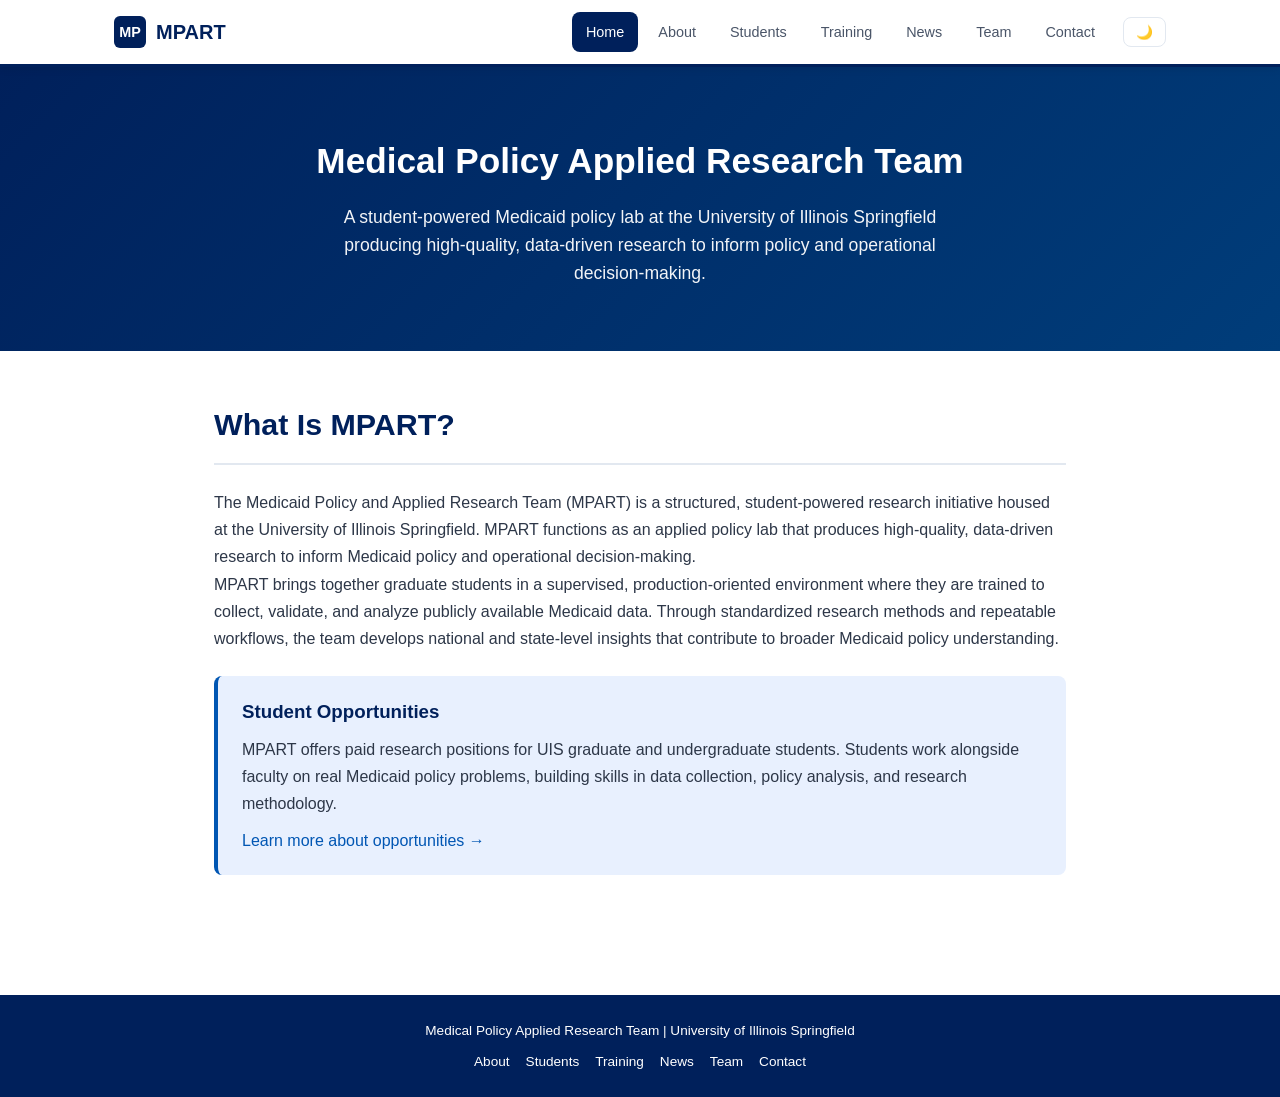
<file: index.html>
<!DOCTYPE html>
<html lang="en">
<head>
  <meta charset="UTF-8">
  <meta name="viewport" content="width=device-width, initial-scale=1.0">
  <title>MPART — Medical Policy Applied Research Team</title>
  <link rel="stylesheet" href="css/style.css">
</head>
<body>
  <header>
    <div class="header-inner">
      <div class="logo">
        <div class="logo-icon">MP</div>
        <span>MPART</span>
      </div>
      <nav>
        <a href="index.html" class="active">Home</a>
        <a href="about.html">About</a>
        <a href="students.html">Students</a>
        <a href="training.html">Training</a>
        <a href="news.html">News</a>
        <a href="team.html">Team</a>
        <a href="contact.html">Contact</a>
        <button class="theme-toggle">🌙</button>
      </nav>
    </div>
  </header>

  <section class="hero">
    <h1>Medical Policy Applied Research Team</h1>
    <p>A student-powered Medicaid policy lab at the University of Illinois Springfield producing high-quality, data-driven research to inform policy and operational decision-making.</p>
  </section>

  <div class="container">
    <h2 class="page-title">What Is MPART?</h2>
    <p>The Medicaid Policy and Applied Research Team (MPART) is a structured, student-powered research initiative housed at the University of Illinois Springfield. MPART functions as an applied policy lab that produces high-quality, data-driven research to inform Medicaid policy and operational decision-making.</p>

    <p>MPART brings together graduate students in a supervised, production-oriented environment where they are trained to collect, validate, and analyze publicly available Medicaid data. Through standardized research methods and repeatable workflows, the team develops national and state-level insights that contribute to broader Medicaid policy understanding.</p>

    <div class="highlight-box">
      <h3>Student Opportunities</h3>
      <p>MPART offers paid research positions for UIS graduate and undergraduate students. Students work alongside faculty on real Medicaid policy problems, building skills in data collection, policy analysis, and research methodology.</p>
      <p style="margin-top: 10px;"><a href="students.html">Learn more about opportunities &rarr;</a></p>
    </div>
  </div>

  <footer>
    <p>Medical Policy Applied Research Team | University of Illinois Springfield</p>
    <div class="footer-links">
      <a href="about.html">About</a>
      <a href="students.html">Students</a>
      <a href="training.html">Training</a>
      <a href="news.html">News</a>
      <a href="team.html">Team</a>
      <a href="contact.html">Contact</a>
    </div>
  </footer>

  <script>
    (function() {
      const toggle = document.querySelector('.theme-toggle');
      const body = document.body;

      function updateTheme(theme) {
        body.setAttribute('data-theme', theme);
        localStorage.setItem('theme', theme);
        if (toggle) {
          toggle.textContent = theme === 'dark' ? '☀️' : '🌙';
        }
      }

      if (toggle) {
        toggle.addEventListener('click', function() {
          const current = body.getAttribute('data-theme');
          const next = current === 'dark' ? 'light' : 'dark';
          updateTheme(next);
        });
      }

      const saved = localStorage.getItem('theme');
      if (saved) {
        updateTheme(saved);
      }
    })();
  </script>
</body>
</html>
</file>
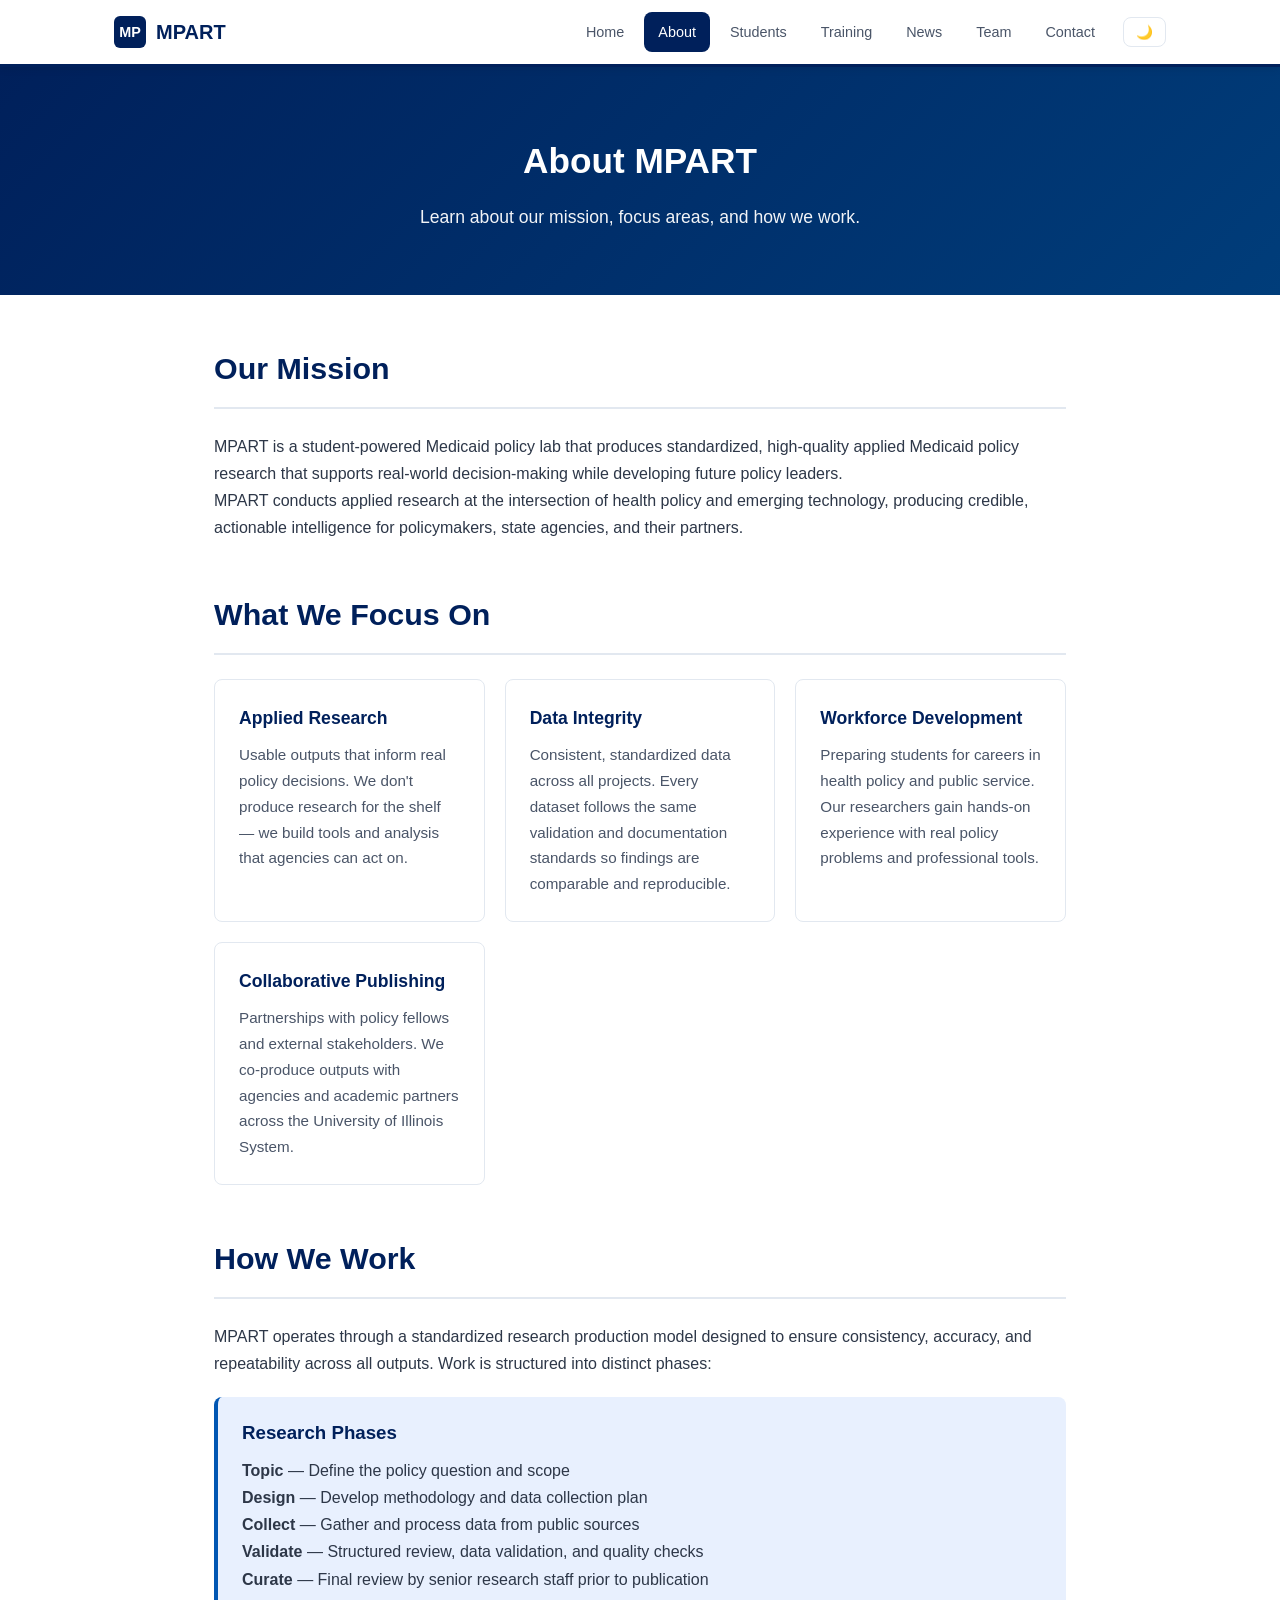
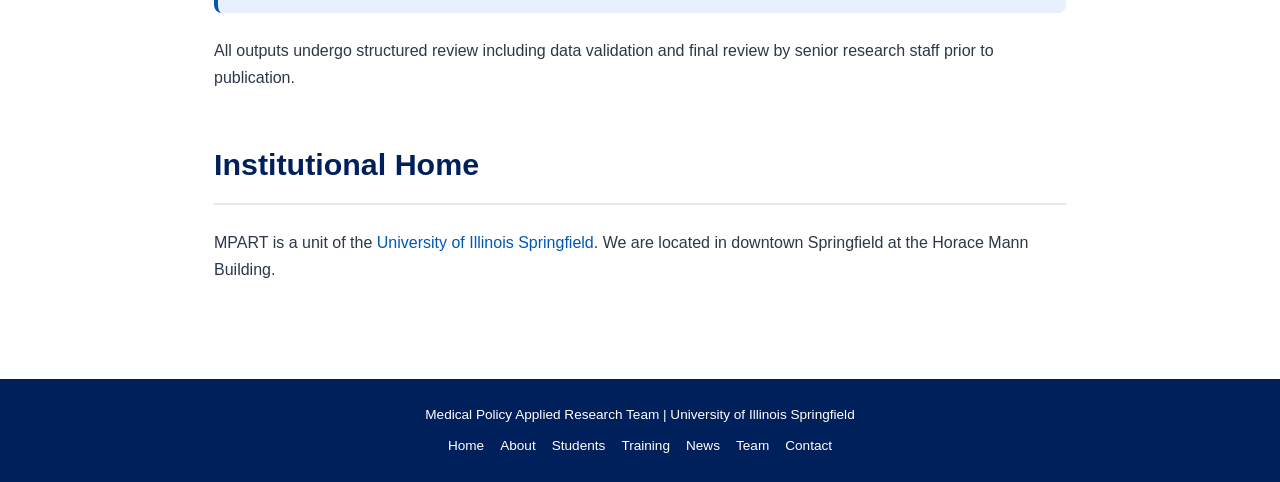
<file: about.html>
<!DOCTYPE html>
<html lang="en">
<head>
  <meta charset="UTF-8">
  <meta name="viewport" content="width=device-width, initial-scale=1.0">
  <title>About MPART</title>
  <link rel="stylesheet" href="css/style.css">
</head>
<body>
  <header>
    <div class="header-inner">
      <div class="logo">
        <div class="logo-icon">MP</div>
        <span>MPART</span>
      </div>
      <nav>
        <a href="index.html">Home</a>
        <a href="about.html" class="active">About</a>
        <a href="students.html">Students</a>
        <a href="training.html">Training</a>
        <a href="news.html">News</a>
        <a href="team.html">Team</a>
        <a href="contact.html">Contact</a>
        <button class="theme-toggle">🌙</button>
      </nav>
    </div>
  </header>

  <div class="hero">
    <h1>About MPART</h1>
    <p>Learn about our mission, focus areas, and how we work.</p>
  </div>

  <div class="container">
    <h2 class="page-title">Our Mission</h2>
    <p>MPART is a student-powered Medicaid policy lab that produces standardized, high-quality applied Medicaid policy research that supports real-world decision-making while developing future policy leaders.</p>

    <p>MPART conducts applied research at the intersection of health policy and emerging technology, producing credible, actionable intelligence for policymakers, state agencies, and their partners.</p>

    <h2 class="page-title" style="margin-top: 48px;">What We Focus On</h2>
    <div class="card-grid">
      <div class="card">
        <h3>Applied Research</h3>
        <p>Usable outputs that inform real policy decisions. We don't produce research for the shelf — we build tools and analysis that agencies can act on.</p>
      </div>
      <div class="card">
        <h3>Data Integrity</h3>
        <p>Consistent, standardized data across all projects. Every dataset follows the same validation and documentation standards so findings are comparable and reproducible.</p>
      </div>
      <div class="card">
        <h3>Workforce Development</h3>
        <p>Preparing students for careers in health policy and public service. Our researchers gain hands-on experience with real policy problems and professional tools.</p>
      </div>
      <div class="card">
        <h3>Collaborative Publishing</h3>
        <p>Partnerships with policy fellows and external stakeholders. We co-produce outputs with agencies and academic partners across the University of Illinois System.</p>
      </div>
    </div>

    <h2 class="page-title" style="margin-top: 48px;">How We Work</h2>
    <p>MPART operates through a standardized research production model designed to ensure consistency, accuracy, and repeatability across all outputs. Work is structured into distinct phases:</p>

    <div class="highlight-box" style="margin-top: 20px;">
      <h3>Research Phases</h3>
      <p><strong>Topic</strong> — Define the policy question and scope</p>
      <p><strong>Design</strong> — Develop methodology and data collection plan</p>
      <p><strong>Collect</strong> — Gather and process data from public sources</p>
      <p><strong>Validate</strong> — Structured review, data validation, and quality checks</p>
      <p><strong>Curate</strong> — Final review by senior research staff prior to publication</p>
    </div>

    <p>All outputs undergo structured review including data validation and final review by senior research staff prior to publication.</p>

    <h2 class="page-title" style="margin-top: 48px;">Institutional Home</h2>
    <p>MPART is a unit of the <a href="https://www.uis.edu" target="_blank" rel="noopener">University of Illinois Springfield</a>. We are located in downtown Springfield at the Horace Mann Building.</p>
  </div>

  <footer>
    <p>Medical Policy Applied Research Team | University of Illinois Springfield</p>
    <div class="footer-links">
      <a href="index.html">Home</a>
      <a href="about.html">About</a>
      <a href="students.html">Students</a>
      <a href="training.html">Training</a>
      <a href="news.html">News</a>
      <a href="team.html">Team</a>
      <a href="contact.html">Contact</a>
    </div>
  </footer>

  <script>
    (function() {
      const toggle = document.querySelector('.theme-toggle');
      const body = document.body;

      function updateTheme(theme) {
        body.setAttribute('data-theme', theme);
        localStorage.setItem('theme', theme);
        if (toggle) {
          toggle.textContent = theme === 'dark' ? '☀️' : '🌙';
        }
      }

      if (toggle) {
        toggle.addEventListener('click', function() {
          const current = body.getAttribute('data-theme');
          const next = current === 'dark' ? 'light' : 'dark';
          updateTheme(next);
        });
      }

      const saved = localStorage.getItem('theme');
      if (saved) {
        updateTheme(saved);
      }
    })();
  </script>
</body>
</html>
</file>
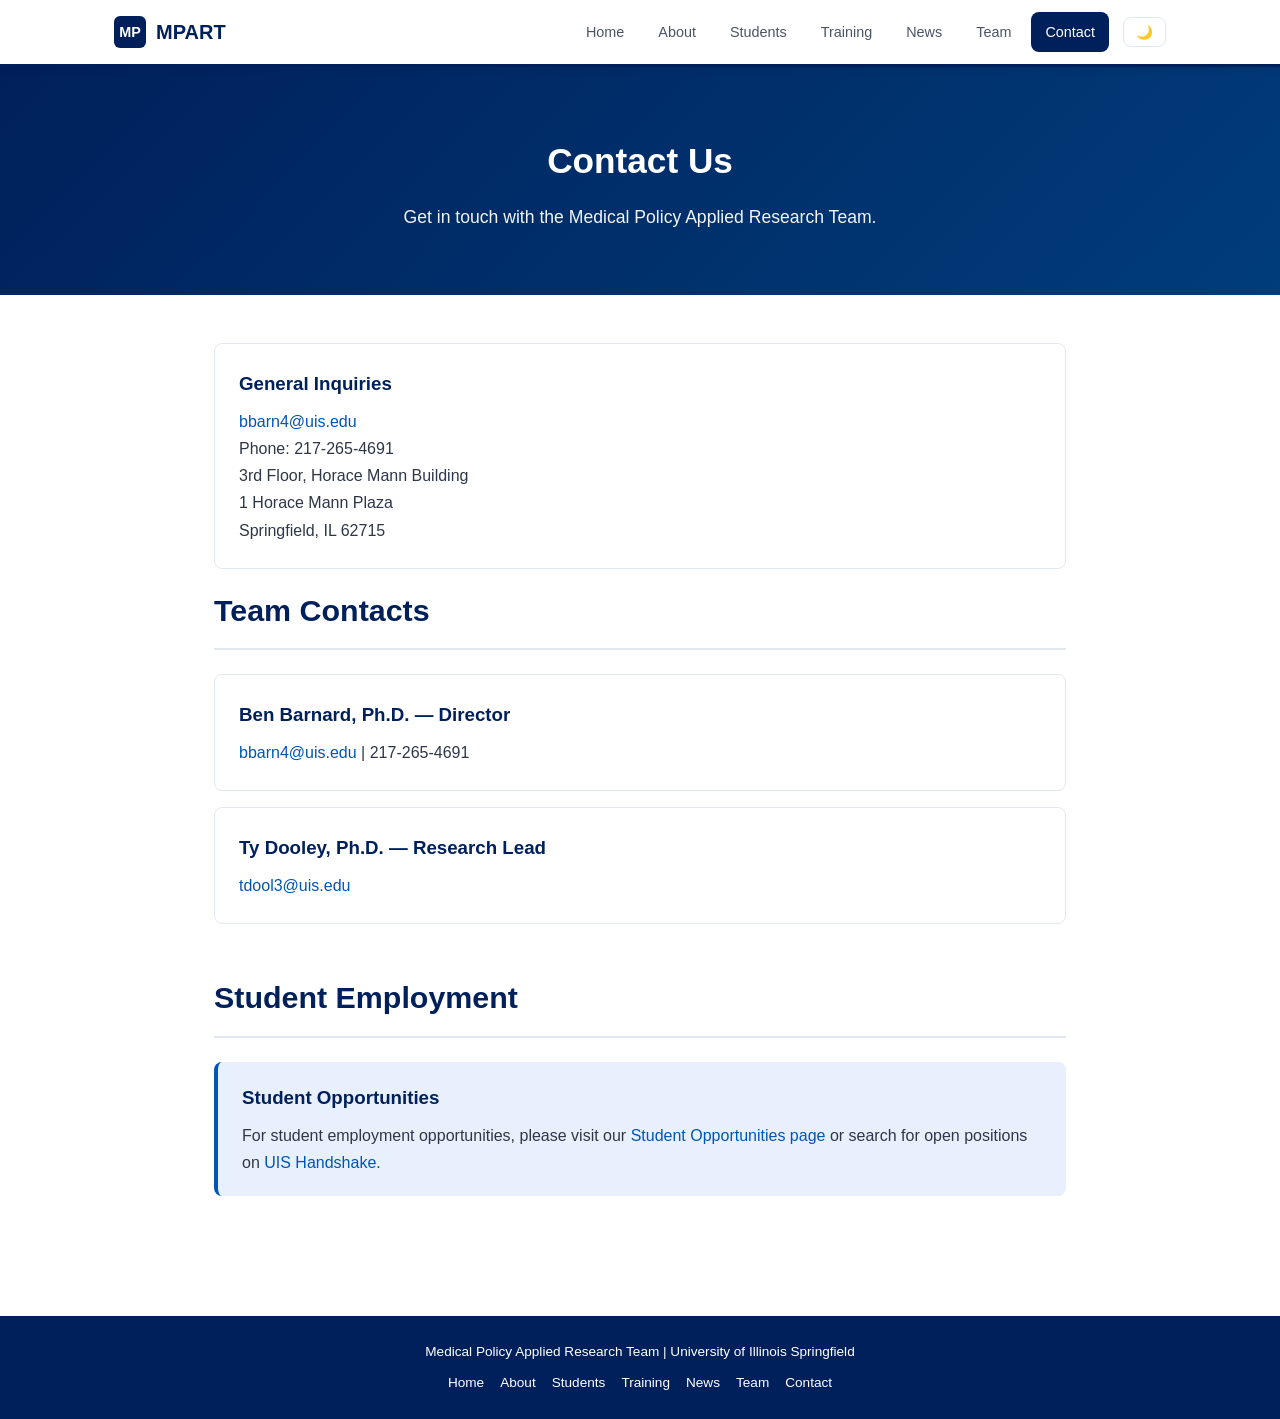
<file: contact.html>
<!DOCTYPE html>
<html lang="en">
<head>
  <meta charset="UTF-8">
  <meta name="viewport" content="width=device-width, initial-scale=1.0">
  <title>Contact Us</title>
  <link rel="stylesheet" href="css/style.css">
</head>
<body>
  <header>
    <div class="header-inner">
      <div class="logo">
        <div class="logo-icon">MP</div>
        <span>MPART</span>
      </div>
      <nav>
        <a href="index.html">Home</a>
        <a href="about.html">About</a>
        <a href="students.html">Students</a>
        <a href="training.html">Training</a>
        <a href="news.html">News</a>
        <a href="team.html">Team</a>
        <a href="contact.html" class="active">Contact</a>
        <button class="theme-toggle">🌙</button>
      </nav>
    </div>
  </header>

  <div class="hero">
    <h1>Contact Us</h1>
    <p>Get in touch with the Medical Policy Applied Research Team.</p>
  </div>

  <div class="container">
    <div class="contact-card">
      <h3>General Inquiries</h3>
      <p><a href="mailto:bbarn4@uis.edu">bbarn4@uis.edu</a></p>
      <p>Phone: 217-265-4691</p>
      <p>3rd Floor, Horace Mann Building<br>1 Horace Mann Plaza<br>Springfield, IL 62715</p>
    </div>

    <h2 class="page-title">Team Contacts</h2>

    <div class="contact-card">
      <h3>Ben Barnard, Ph.D. — Director</h3>
      <p><a href="mailto:bbarn4@uis.edu">bbarn4@uis.edu</a> | 217-265-4691</p>
    </div>

    <div class="contact-card">
      <h3>Ty Dooley, Ph.D. — Research Lead</h3>
      <p><a href="mailto:tdool3@uis.edu">tdool3@uis.edu</a></p>
    </div>

    <h2 class="page-title" style="margin-top: 48px;">Student Employment</h2>
    <div class="highlight-box">
      <h3>Student Opportunities</h3>
      <p>For student employment opportunities, please visit our <a href="students.html">Student Opportunities page</a> or search for open positions on <a href="http://uis.joinhandshake.com/" target="_blank" rel="noopener">UIS Handshake</a>.</p>
    </div>
  </div>

  <footer>
    <p>Medical Policy Applied Research Team | University of Illinois Springfield</p>
    <div class="footer-links">
      <a href="index.html">Home</a>
      <a href="about.html">About</a>
      <a href="students.html">Students</a>
      <a href="training.html">Training</a>
      <a href="news.html">News</a>
      <a href="team.html">Team</a>
      <a href="contact.html">Contact</a>
    </div>
  </footer>

  <script>
    (function() {
      const toggle = document.querySelector('.theme-toggle');
      const body = document.body;

      function updateTheme(theme) {
        body.setAttribute('data-theme', theme);
        localStorage.setItem('theme', theme);
        if (toggle) {
          toggle.textContent = theme === 'dark' ? '☀️' : '🌙';
        }
      }

      if (toggle) {
        toggle.addEventListener('click', function() {
          const current = body.getAttribute('data-theme');
          const next = current === 'dark' ? 'light' : 'dark';
          updateTheme(next);
        });
      }

      const saved = localStorage.getItem('theme');
      if (saved) {
        updateTheme(saved);
      }
    })();
  </script>
</body>
</html>
</file>
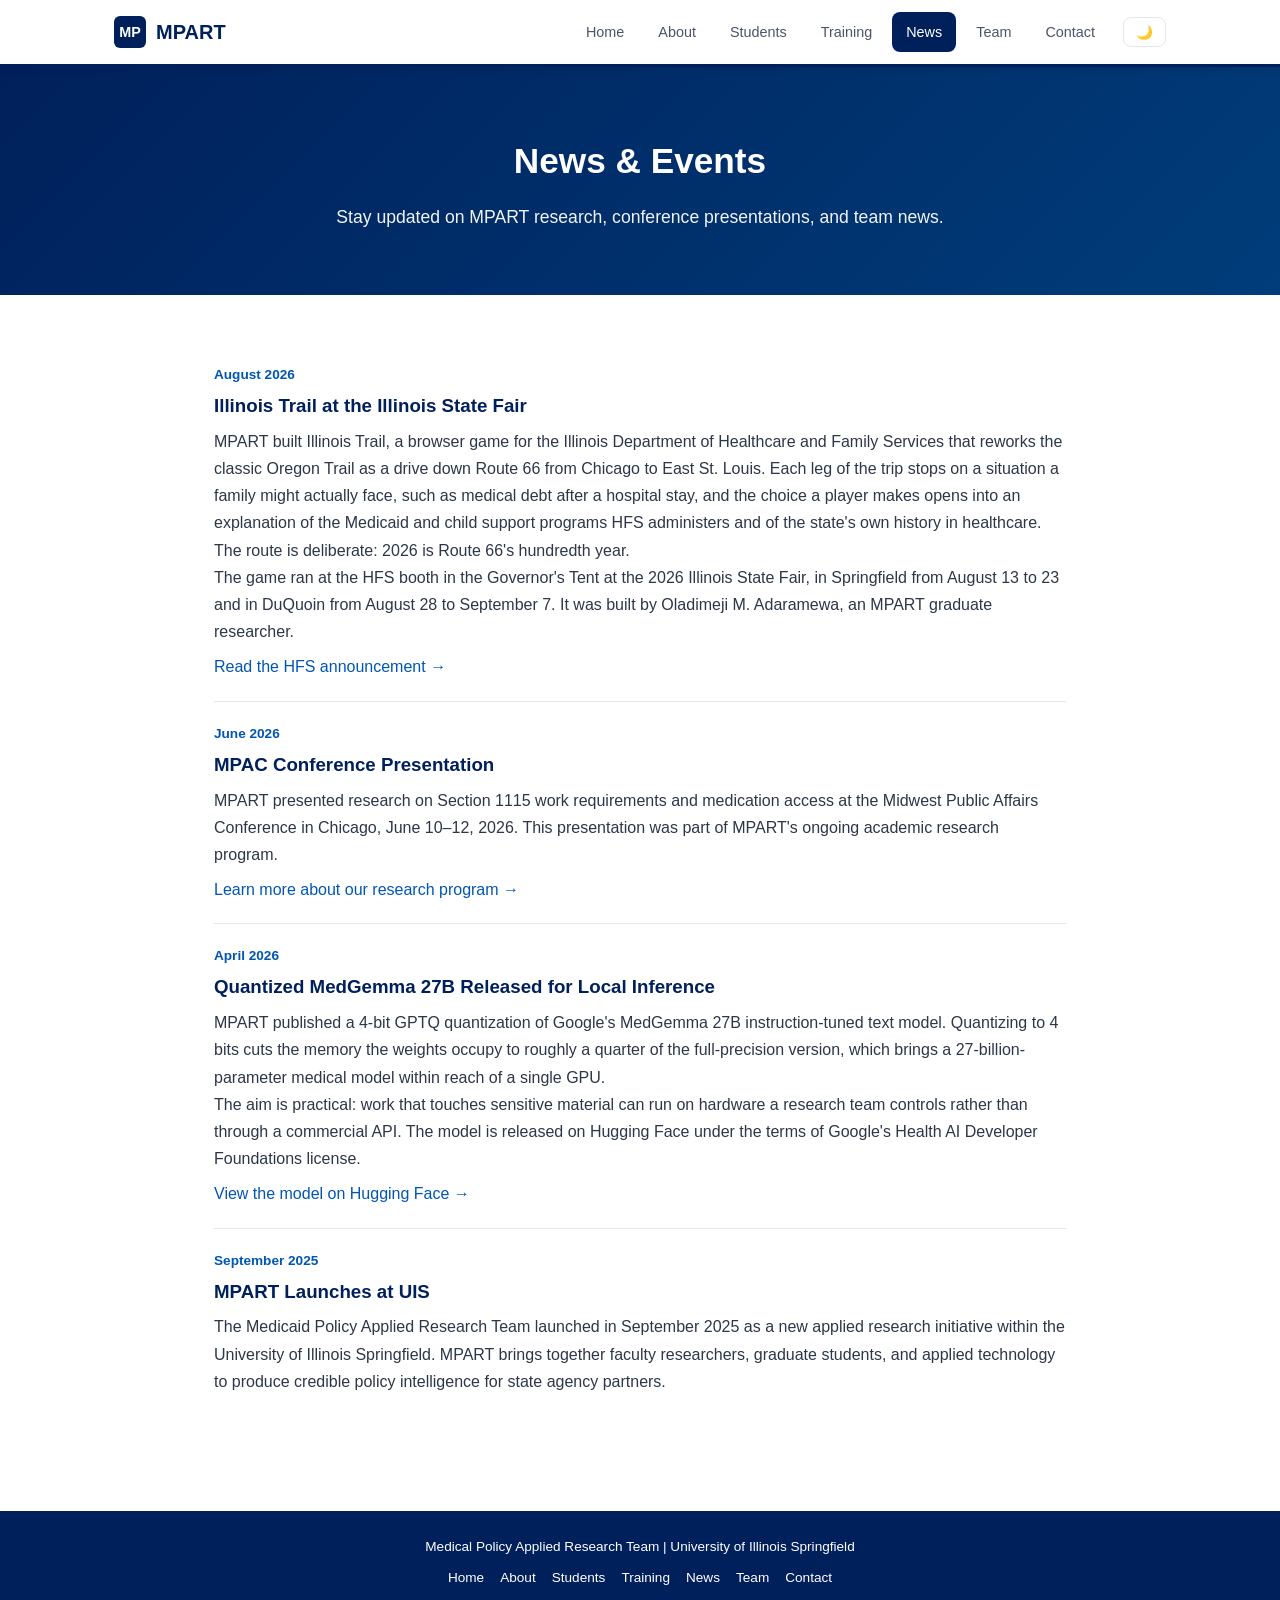
<file: news.html>
<!DOCTYPE html>
<html lang="en">
<head>
  <meta charset="UTF-8">
  <meta name="viewport" content="width=device-width, initial-scale=1.0">
  <title>News & Events</title>
  <link rel="stylesheet" href="css/style.css">
</head>
<body>
  <header>
    <div class="header-inner">
      <div class="logo">
        <div class="logo-icon">MP</div>
        <span>MPART</span>
      </div>
      <nav>
        <a href="index.html">Home</a>
        <a href="about.html">About</a>
        <a href="students.html">Students</a>
        <a href="training.html">Training</a>
        <a href="news.html" class="active">News</a>
        <a href="team.html">Team</a>
        <a href="contact.html">Contact</a>
        <button class="theme-toggle">🌙</button>
      </nav>
    </div>
  </header>

  <div class="hero">
    <h1>News & Events</h1>
    <p>Stay updated on MPART research, conference presentations, and team news.</p>
  </div>

  <div class="container">
    <div class="news-item">
      <div class="news-date">August 2026</div>
      <h3>Illinois Trail at the Illinois State Fair</h3>
      <p>MPART built Illinois Trail, a browser game for the Illinois Department of Healthcare and Family Services that reworks the classic Oregon Trail as a drive down Route 66 from Chicago to East St. Louis. Each leg of the trip stops on a situation a family might actually face, such as medical debt after a hospital stay, and the choice a player makes opens into an explanation of the Medicaid and child support programs HFS administers and of the state's own history in healthcare. The route is deliberate: 2026 is Route 66's hundredth year.</p>
      <p>The game ran at the HFS booth in the Governor's Tent at the 2026 Illinois State Fair, in Springfield from August 13 to 23 and in DuQuoin from August 28 to September 7. It was built by Oladimeji M. Adaramewa, an MPART graduate researcher.</p>
      <p style="margin-top: 8px;"><a href="https://statefair.illinois.gov/news/press-release.32760.html" target="_blank" rel="noopener">Read the HFS announcement &rarr;</a></p>
    </div>

    <div class="news-item">
      <div class="news-date">June 2026</div>
      <h3>MPAC Conference Presentation</h3>
      <p>MPART presented research on Section 1115 work requirements and medication access at the Midwest Public Affairs Conference in Chicago, June 10–12, 2026. This presentation was part of MPART's ongoing academic research program.</p>
      <p style="margin-top: 8px;"><a href="about.html">Learn more about our research program →</a></p>
    </div>

    <div class="news-item">
      <div class="news-date">April 2026</div>
      <h3>Quantized MedGemma 27B Released for Local Inference</h3>
      <p>MPART published a 4-bit GPTQ quantization of Google's MedGemma 27B instruction-tuned text model. Quantizing to 4 bits cuts the memory the weights occupy to roughly a quarter of the full-precision version, which brings a 27-billion-parameter medical model within reach of a single GPU.</p>
      <p>The aim is practical: work that touches sensitive material can run on hardware a research team controls rather than through a commercial API. The model is released on Hugging Face under the terms of Google's Health AI Developer Foundations license.</p>
      <p style="margin-top: 8px;"><a href="https://huggingface.co/bbarn4/medgemma-27b-text-it-GPTQ" target="_blank" rel="noopener">View the model on Hugging Face &rarr;</a></p>
    </div>

    <div class="news-item">
      <div class="news-date">September 2025</div>
      <h3>MPART Launches at UIS</h3>
      <p>The Medicaid Policy Applied Research Team launched in September 2025 as a new applied research initiative within the University of Illinois Springfield. MPART brings together faculty researchers, graduate students, and applied technology to produce credible policy intelligence for state agency partners.</p>
    </div>
  </div>

  <footer>
    <p>Medical Policy Applied Research Team | University of Illinois Springfield</p>
    <div class="footer-links">
      <a href="index.html">Home</a>
      <a href="about.html">About</a>
      <a href="students.html">Students</a>
      <a href="training.html">Training</a>
      <a href="news.html">News</a>
      <a href="team.html">Team</a>
      <a href="contact.html">Contact</a>
    </div>
  </footer>

  <script>
    (function() {
      const toggle = document.querySelector('.theme-toggle');
      const body = document.body;

      function updateTheme(theme) {
        body.setAttribute('data-theme', theme);
        localStorage.setItem('theme', theme);
        if (toggle) {
          toggle.textContent = theme === 'dark' ? '☀️' : '🌙';
        }
      }

      if (toggle) {
        toggle.addEventListener('click', function() {
          const current = body.getAttribute('data-theme');
          const next = current === 'dark' ? 'light' : 'dark';
          updateTheme(next);
        });
      }

      const saved = localStorage.getItem('theme');
      if (saved) {
        updateTheme(saved);
      }
    })();
  </script>
</body>
</html>
</file>
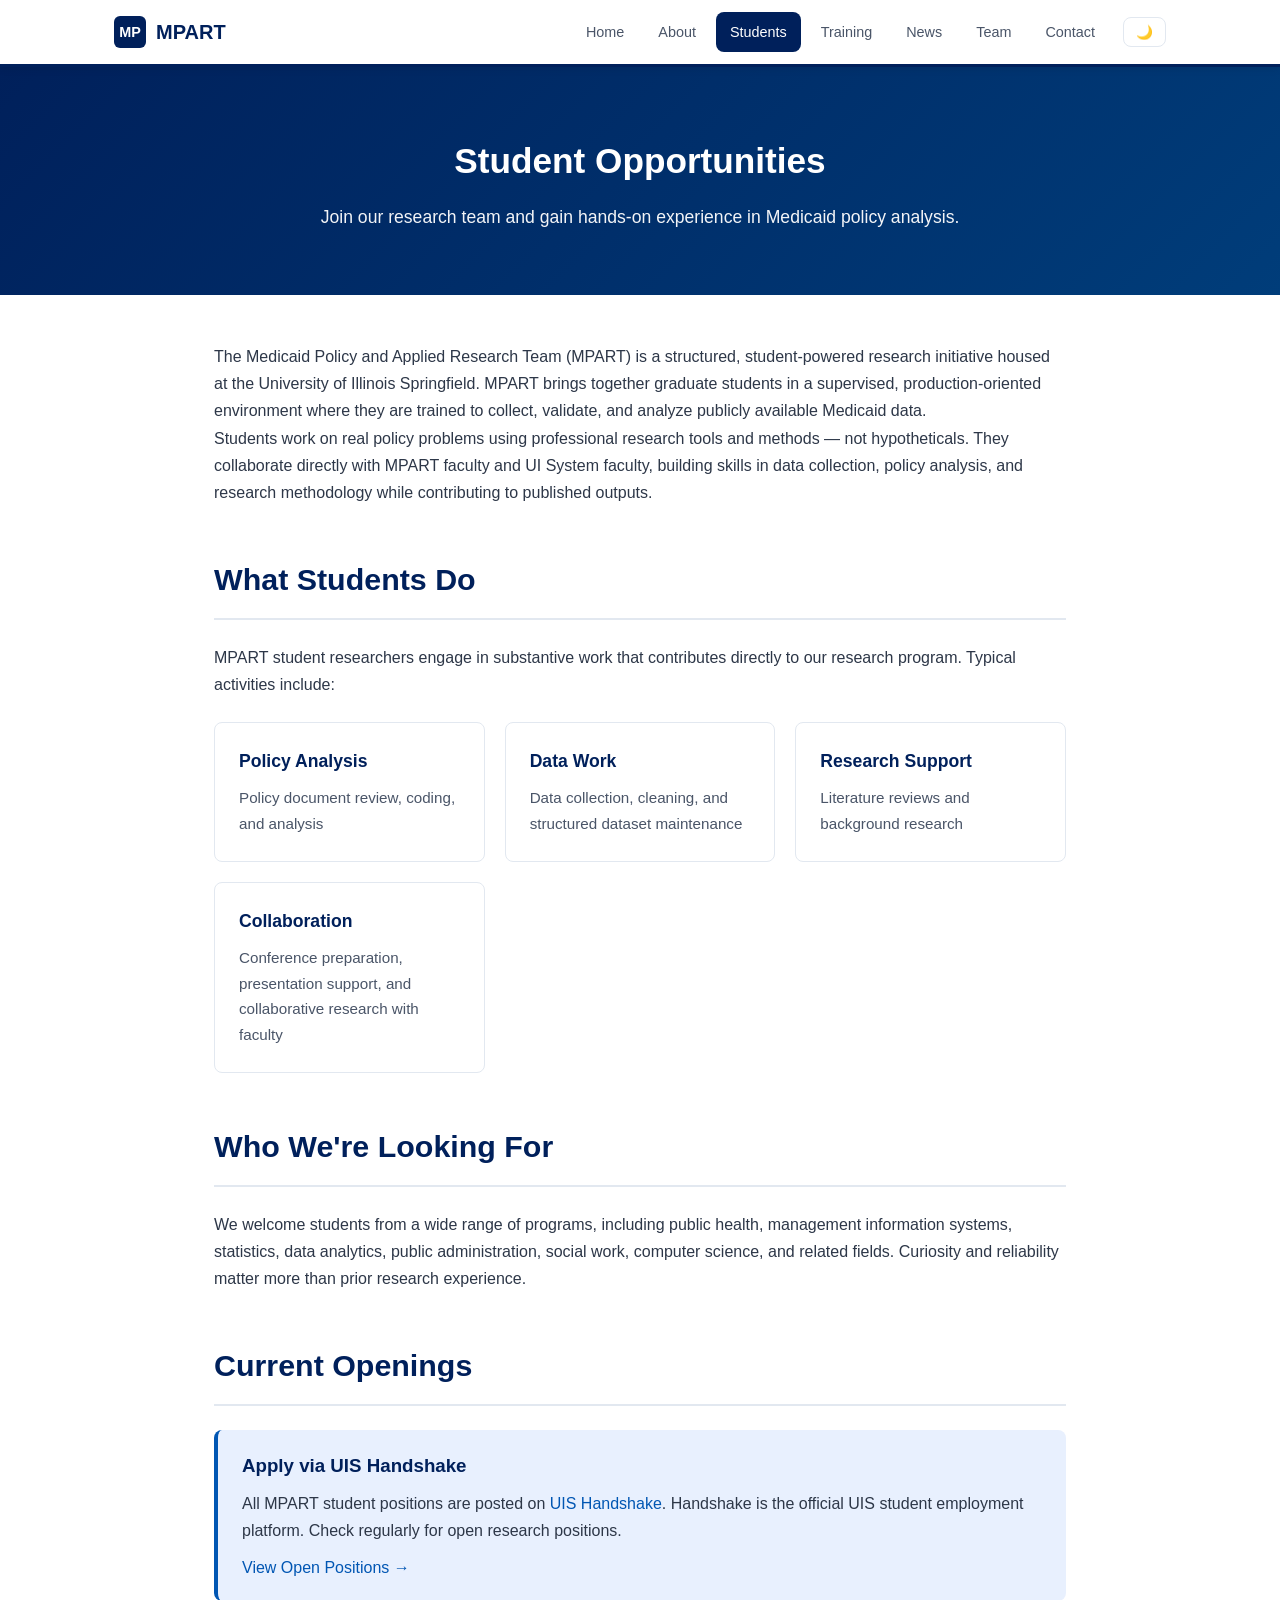
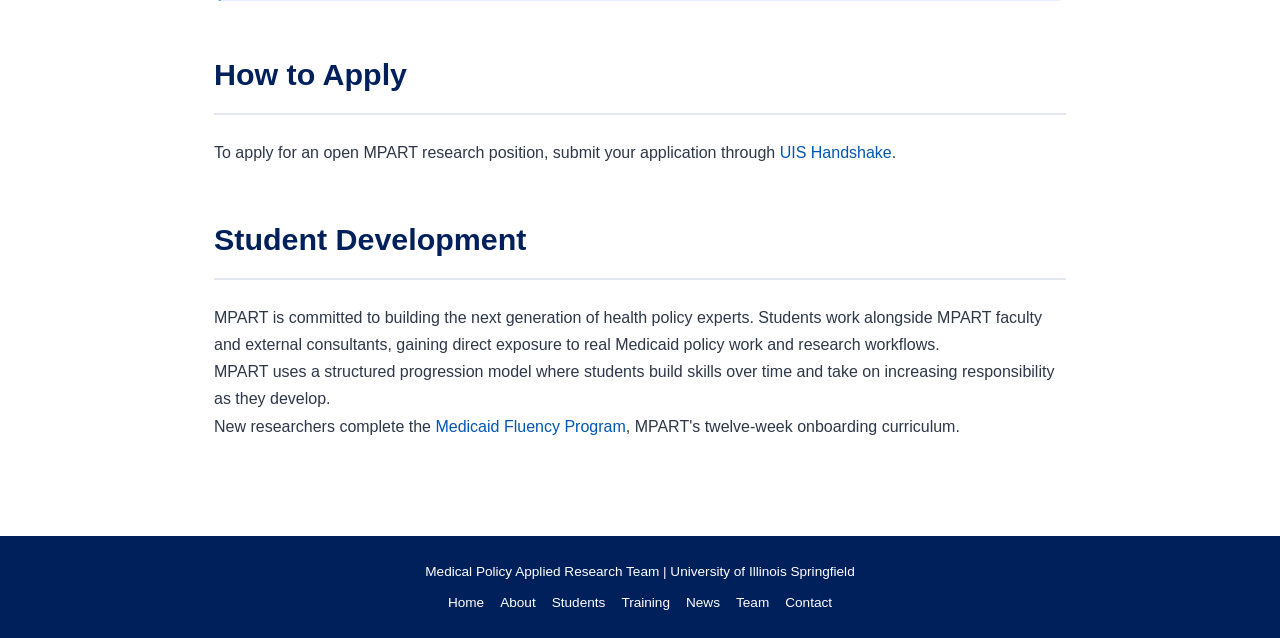
<file: students.html>
<!DOCTYPE html>
<html lang="en">
<head>
  <meta charset="UTF-8">
  <meta name="viewport" content="width=device-width, initial-scale=1.0">
  <title>Student Opportunities</title>
  <link rel="stylesheet" href="css/style.css">
</head>
<body>
  <header>
    <div class="header-inner">
      <div class="logo">
        <div class="logo-icon">MP</div>
        <span>MPART</span>
      </div>
      <nav>
        <a href="index.html">Home</a>
        <a href="about.html">About</a>
        <a href="students.html" class="active">Students</a>
        <a href="training.html">Training</a>
        <a href="news.html">News</a>
        <a href="team.html">Team</a>
        <a href="contact.html">Contact</a>
        <button class="theme-toggle">🌙</button>
      </nav>
    </div>
  </header>

  <div class="hero">
    <h1>Student Opportunities</h1>
    <p>Join our research team and gain hands-on experience in Medicaid policy analysis.</p>
  </div>

  <div class="container">
    <p>The Medicaid Policy and Applied Research Team (MPART) is a structured, student-powered research initiative housed at the University of Illinois Springfield. MPART brings together graduate students in a supervised, production-oriented environment where they are trained to collect, validate, and analyze publicly available Medicaid data.</p>

    <p>Students work on real policy problems using professional research tools and methods — not hypotheticals. They collaborate directly with MPART faculty and UI System faculty, building skills in data collection, policy analysis, and research methodology while contributing to published outputs.</p>

    <h2 class="page-title" style="margin-top: 48px;">What Students Do</h2>
    <p>MPART student researchers engage in substantive work that contributes directly to our research program. Typical activities include:</p>
    <div class="card-grid">
      <div class="card">
        <h3>Policy Analysis</h3>
        <p>Policy document review, coding, and analysis</p>
      </div>
      <div class="card">
        <h3>Data Work</h3>
        <p>Data collection, cleaning, and structured dataset maintenance</p>
      </div>
      <div class="card">
        <h3>Research Support</h3>
        <p>Literature reviews and background research</p>
      </div>
      <div class="card">
        <h3>Collaboration</h3>
        <p>Conference preparation, presentation support, and collaborative research with faculty</p>
      </div>
    </div>

    <h2 class="page-title" style="margin-top: 48px;">Who We're Looking For</h2>
    <p>We welcome students from a wide range of programs, including public health, management information systems, statistics, data analytics, public administration, social work, computer science, and related fields. Curiosity and reliability matter more than prior research experience.</p>

    <h2 class="page-title" style="margin-top: 48px;">Current Openings</h2>
    <div class="highlight-box">
      <h3>Apply via UIS Handshake</h3>
      <p>All MPART student positions are posted on <a href="http://uis.joinhandshake.com/" target="_blank" rel="noopener">UIS Handshake</a>. Handshake is the official UIS student employment platform. Check regularly for open research positions.</p>
      <p style="margin-top: 10px;"><a href="http://uis.joinhandshake.com/" target="_blank" rel="noopener" class="button">View Open Positions →</a></p>
    </div>

    <h2 class="page-title" style="margin-top: 48px;">How to Apply</h2>
    <p>To apply for an open MPART research position, submit your application through <a href="http://uis.joinhandshake.com/" target="_blank" rel="noopener">UIS Handshake</a>.</p>

    <h2 class="page-title" style="margin-top: 48px;">Student Development</h2>
    <p>MPART is committed to building the next generation of health policy experts. Students work alongside MPART faculty and external consultants, gaining direct exposure to real Medicaid policy work and research workflows.</p>

    <p>MPART uses a structured progression model where students build skills over time and take on increasing responsibility as they develop.</p>

    <p>New researchers complete the <a href="training.html">Medicaid Fluency Program</a>, MPART's twelve-week onboarding curriculum.</p>
  </div>

  <footer>
    <p>Medical Policy Applied Research Team | University of Illinois Springfield</p>
    <div class="footer-links">
      <a href="index.html">Home</a>
      <a href="about.html">About</a>
      <a href="students.html">Students</a>
      <a href="training.html">Training</a>
      <a href="news.html">News</a>
      <a href="team.html">Team</a>
      <a href="contact.html">Contact</a>
    </div>
  </footer>

  <script>
    (function() {
      const toggle = document.querySelector('.theme-toggle');
      const body = document.body;

      function updateTheme(theme) {
        body.setAttribute('data-theme', theme);
        localStorage.setItem('theme', theme);
        if (toggle) {
          toggle.textContent = theme === 'dark' ? '☀️' : '🌙';
        }
      }

      if (toggle) {
        toggle.addEventListener('click', function() {
          const current = body.getAttribute('data-theme');
          const next = current === 'dark' ? 'light' : 'dark';
          updateTheme(next);
        });
      }

      const saved = localStorage.getItem('theme');
      if (saved) {
        updateTheme(saved);
      }
    })();
  </script>
</body>
</html>
</file>
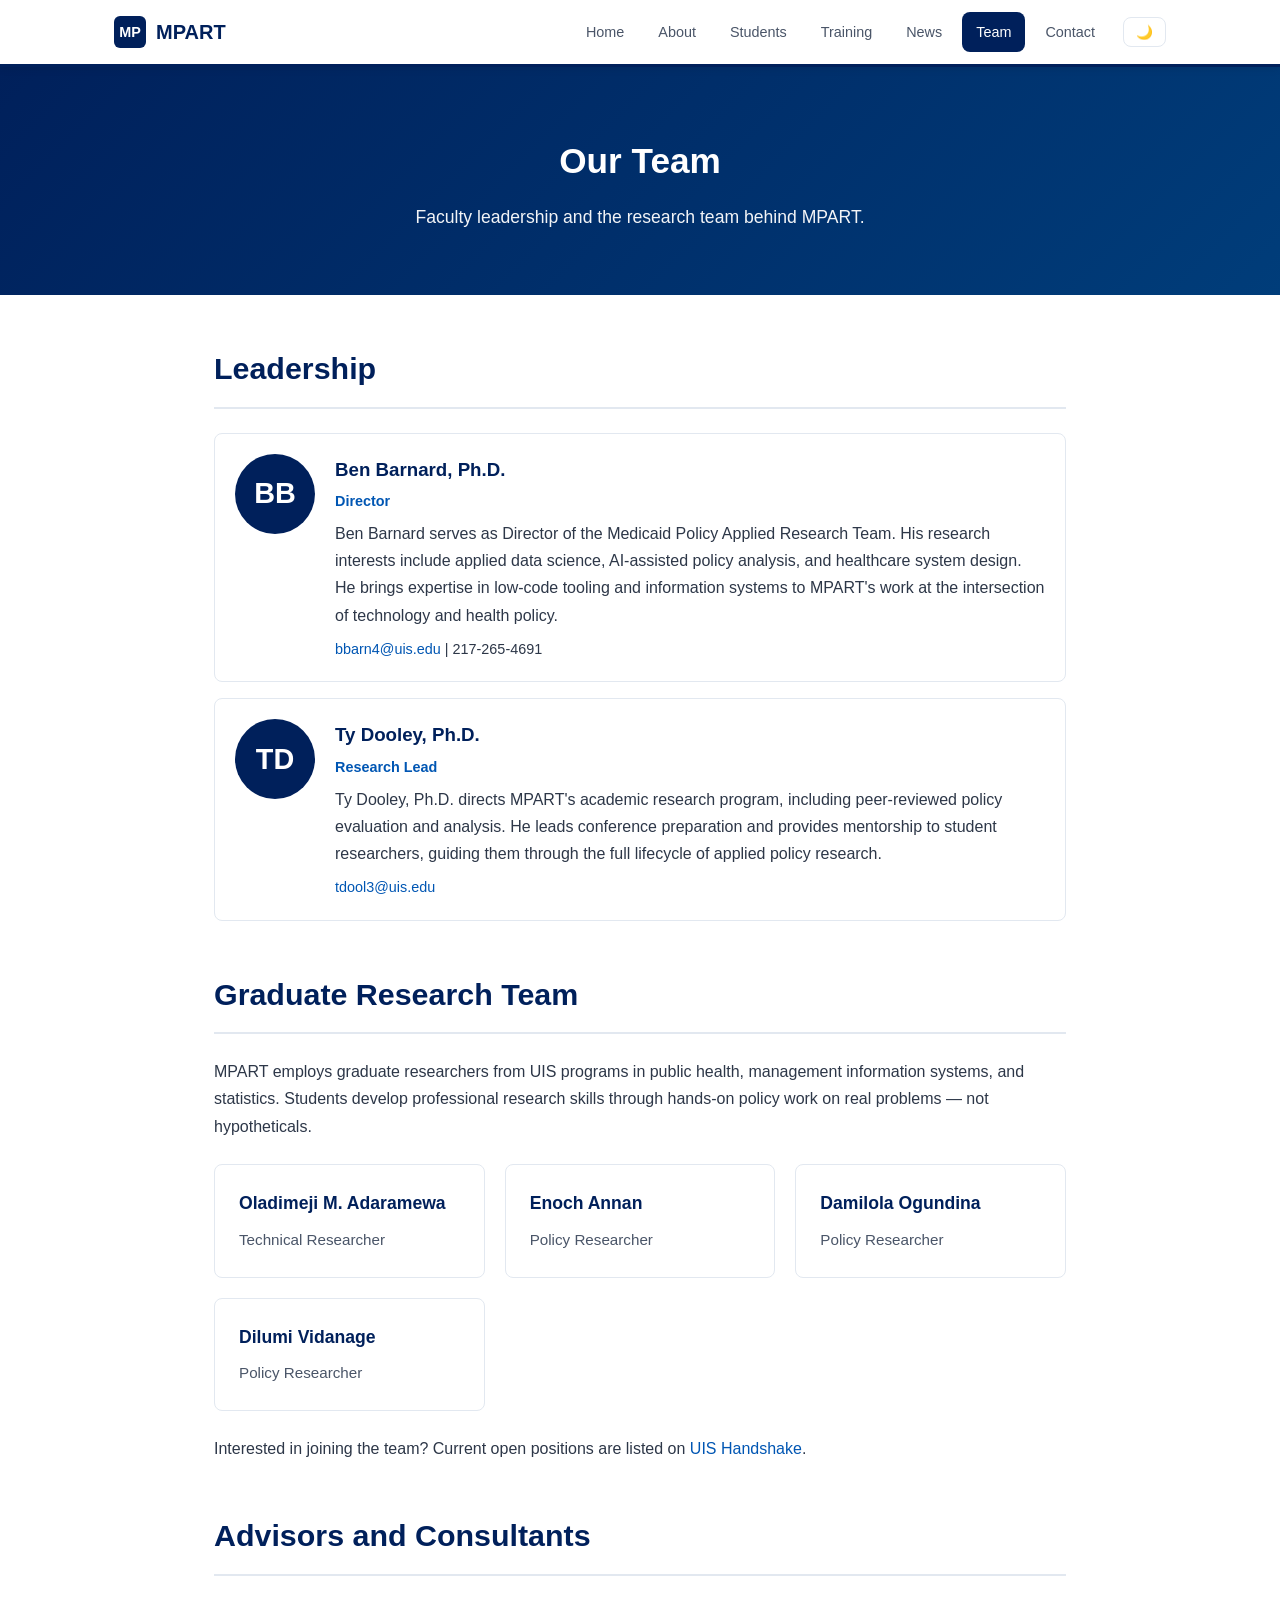
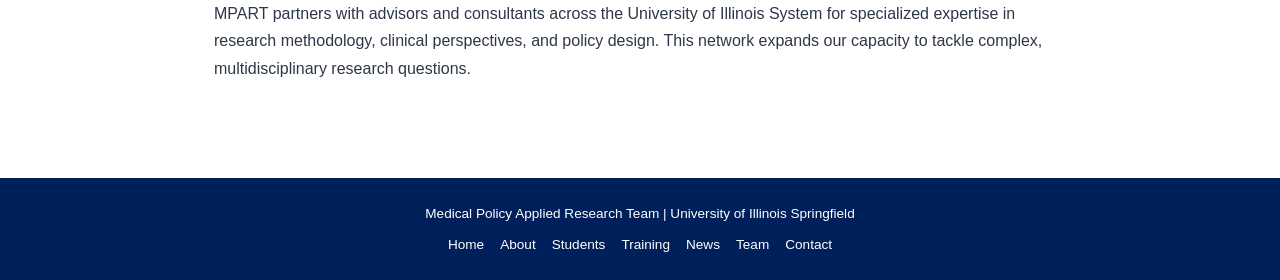
<file: team.html>
<!DOCTYPE html>
<html lang="en">
<head>
  <meta charset="UTF-8">
  <meta name="viewport" content="width=device-width, initial-scale=1.0">
  <title>Our Team</title>
  <link rel="stylesheet" href="css/style.css">
</head>
<body>
  <header>
    <div class="header-inner">
      <div class="logo">
        <div class="logo-icon">MP</div>
        <span>MPART</span>
      </div>
      <nav>
        <a href="index.html">Home</a>
        <a href="about.html">About</a>
        <a href="students.html">Students</a>
        <a href="training.html">Training</a>
        <a href="news.html">News</a>
        <a href="team.html" class="active">Team</a>
        <a href="contact.html">Contact</a>
        <button class="theme-toggle">🌙</button>
      </nav>
    </div>
  </header>

  <div class="hero">
    <h1>Our Team</h1>
    <p>Faculty leadership and the research team behind MPART.</p>
  </div>

  <div class="container">
    <h2 class="page-title">Leadership</h2>

    <div class="team-member">
      <div class="team-avatar">BB</div>
      <div class="team-info">
        <h3>Ben Barnard, Ph.D.</h3>
        <div class="role">Director</div>
        <p>Ben Barnard serves as Director of the Medicaid Policy Applied Research Team. His research interests include applied data science, AI-assisted policy analysis, and healthcare system design. He brings expertise in low-code tooling and information systems to MPART's work at the intersection of technology and health policy.</p>
        <p class="email" style="margin-top: 8px;"><a href="mailto:bbarn4@uis.edu">bbarn4@uis.edu</a> | 217-265-4691</p>
      </div>
    </div>

    <div class="team-member">
      <div class="team-avatar">TD</div>
      <div class="team-info">
        <h3>Ty Dooley, Ph.D.</h3>
        <div class="role">Research Lead</div>
        <p>Ty Dooley, Ph.D. directs MPART's academic research program, including peer-reviewed policy evaluation and analysis. He leads conference preparation and provides mentorship to student researchers, guiding them through the full lifecycle of applied policy research.</p>
        <p class="email" style="margin-top: 8px;"><a href="mailto:tdool3@uis.edu">tdool3@uis.edu</a></p>
      </div>
    </div>

    <h2 class="page-title" style="margin-top: 48px;">Graduate Research Team</h2>
    <p>MPART employs graduate researchers from UIS programs in public health, management information systems, and statistics. Students develop professional research skills through hands-on policy work on real problems — not hypotheticals.</p>

    <div class="card-grid" style="margin-bottom: 24px;">
      <div class="card">
        <h3>Oladimeji M. Adaramewa</h3>
        <p>Technical Researcher</p>
      </div>
      <div class="card">
        <h3>Enoch Annan</h3>
        <p>Policy Researcher</p>
      </div>
      <div class="card">
        <h3>Damilola Ogundina</h3>
        <p>Policy Researcher</p>
      </div>
      <div class="card">
        <h3>Dilumi Vidanage</h3>
        <p>Policy Researcher</p>
      </div>
    </div>

    <p>Interested in joining the team? Current open positions are listed on <a href="http://uis.joinhandshake.com/" target="_blank" rel="noopener">UIS Handshake</a>.</p>

    <h2 class="page-title" style="margin-top: 48px;">Advisors and Consultants</h2>
    <p>MPART partners with advisors and consultants across the University of Illinois System for specialized expertise in research methodology, clinical perspectives, and policy design. This network expands our capacity to tackle complex, multidisciplinary research questions.</p>
  </div>

  <footer>
    <p>Medical Policy Applied Research Team | University of Illinois Springfield</p>
    <div class="footer-links">
      <a href="index.html">Home</a>
      <a href="about.html">About</a>
      <a href="students.html">Students</a>
      <a href="training.html">Training</a>
      <a href="news.html">News</a>
      <a href="team.html">Team</a>
      <a href="contact.html">Contact</a>
    </div>
  </footer>

  <script>
    (function() {
      const toggle = document.querySelector('.theme-toggle');
      const body = document.body;

      function updateTheme(theme) {
        body.setAttribute('data-theme', theme);
        localStorage.setItem('theme', theme);
        if (toggle) {
          toggle.textContent = theme === 'dark' ? '☀️' : '🌙';
        }
      }

      if (toggle) {
        toggle.addEventListener('click', function() {
          const current = body.getAttribute('data-theme');
          const next = current === 'dark' ? 'light' : 'dark';
          updateTheme(next);
        });
      }

      const saved = localStorage.getItem('theme');
      if (saved) {
        updateTheme(saved);
      }
    })();
  </script>
</body>
</html>
</file>
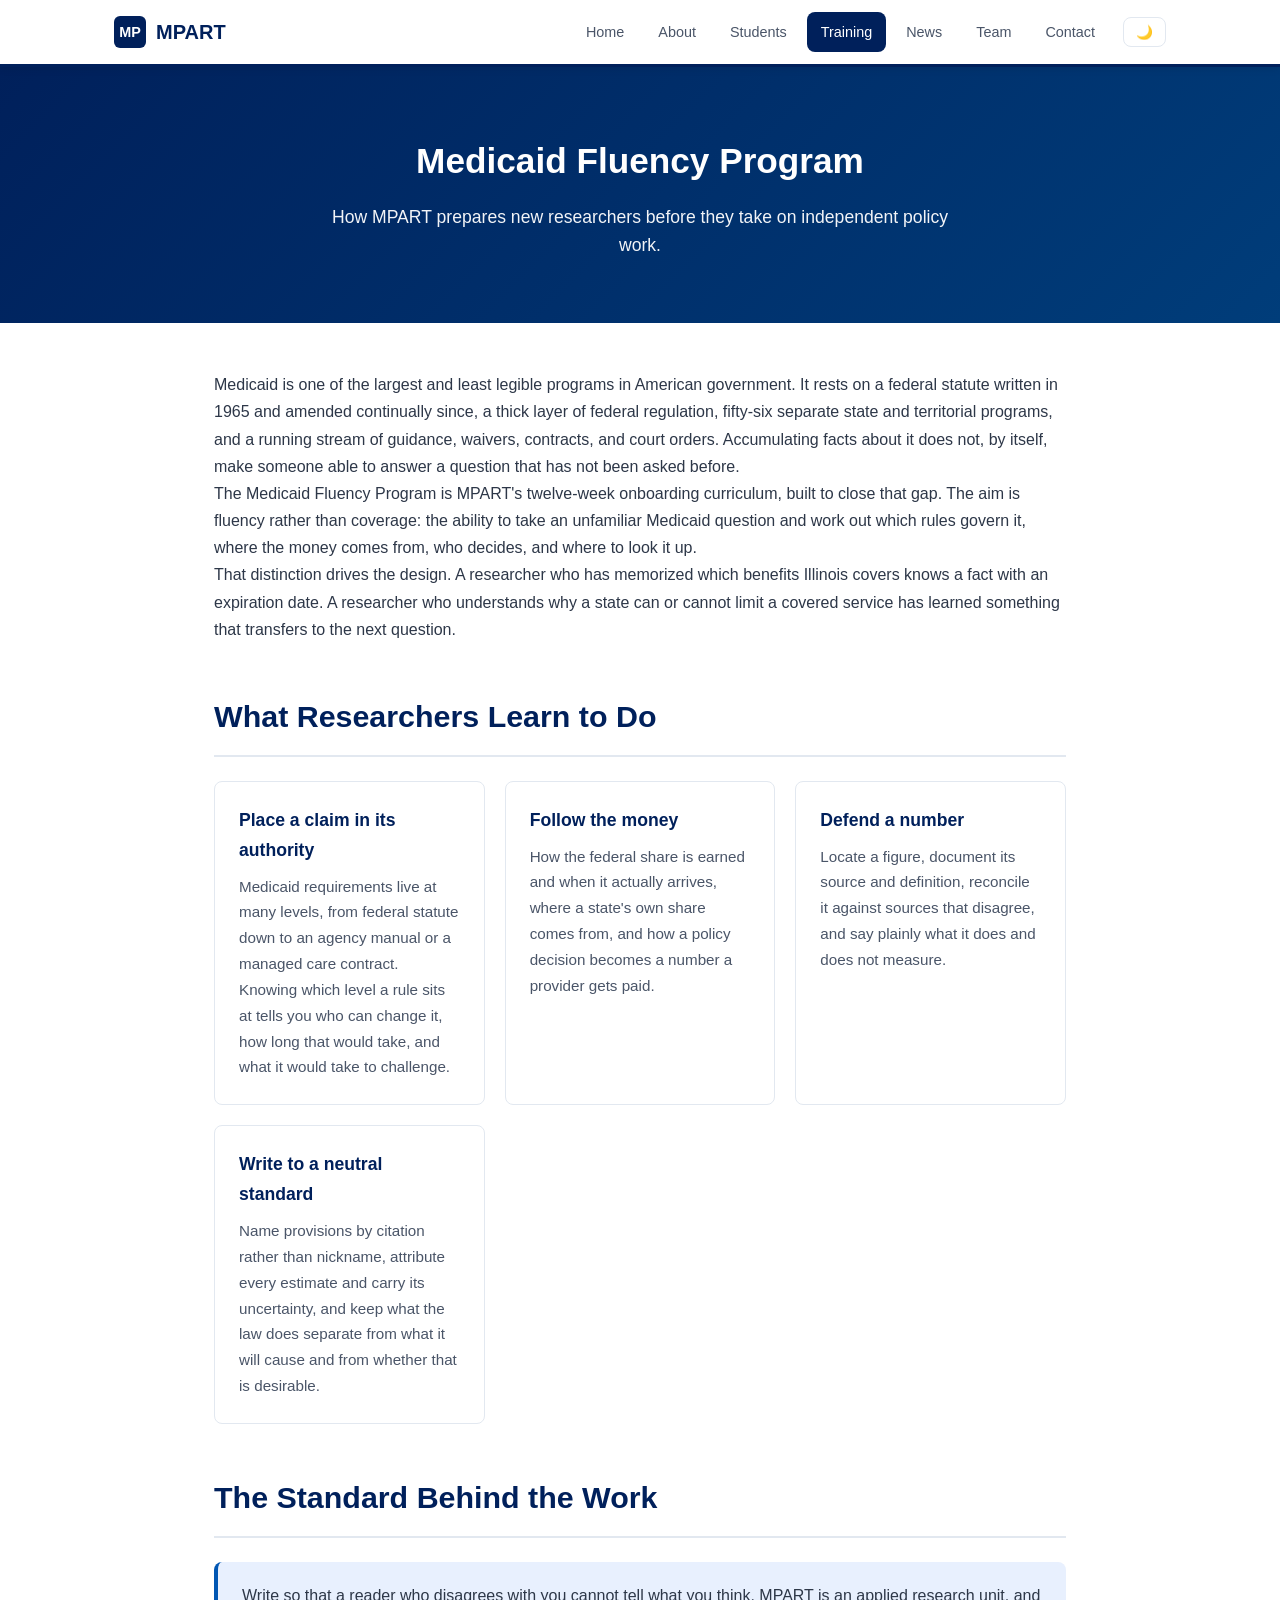
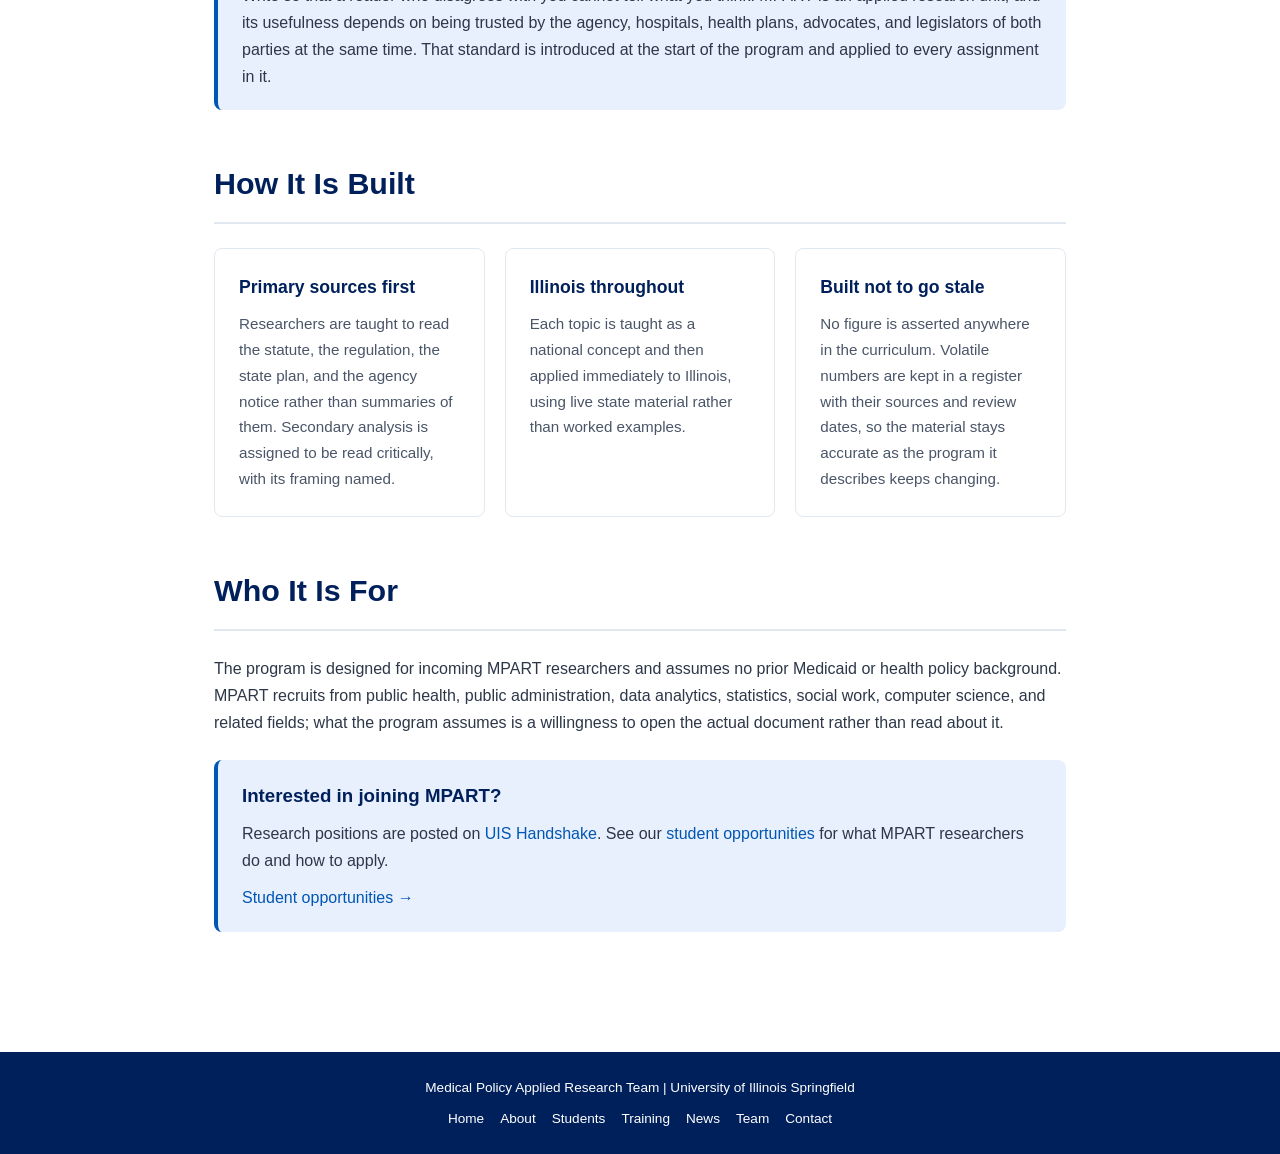
<file: training.html>
<!DOCTYPE html>
<html lang="en">
<head>
  <meta charset="UTF-8">
  <meta name="viewport" content="width=device-width, initial-scale=1.0">
  <title>Medicaid Fluency Program</title>
  <link rel="stylesheet" href="css/style.css">
</head>
<body>
  <header>
    <div class="header-inner">
      <div class="logo">
        <div class="logo-icon">MP</div>
        <span>MPART</span>
      </div>
      <nav>
        <a href="index.html">Home</a>
        <a href="about.html">About</a>
        <a href="students.html">Students</a>
        <a href="training.html" class="active">Training</a>
        <a href="news.html">News</a>
        <a href="team.html">Team</a>
        <a href="contact.html">Contact</a>
        <button class="theme-toggle">🌙</button>
      </nav>
    </div>
  </header>

  <div class="hero">
    <h1>Medicaid Fluency Program</h1>
    <p>How MPART prepares new researchers before they take on independent policy work.</p>
  </div>

  <div class="container">
    <p>Medicaid is one of the largest and least legible programs in American government. It rests on a federal statute written in 1965 and amended continually since, a thick layer of federal regulation, fifty-six separate state and territorial programs, and a running stream of guidance, waivers, contracts, and court orders. Accumulating facts about it does not, by itself, make someone able to answer a question that has not been asked before.</p>

    <p>The Medicaid Fluency Program is MPART's twelve-week onboarding curriculum, built to close that gap. The aim is fluency rather than coverage: the ability to take an unfamiliar Medicaid question and work out which rules govern it, where the money comes from, who decides, and where to look it up.</p>

    <p>That distinction drives the design. A researcher who has memorized which benefits Illinois covers knows a fact with an expiration date. A researcher who understands why a state can or cannot limit a covered service has learned something that transfers to the next question.</p>

    <h2 class="page-title" style="margin-top: 48px;">What Researchers Learn to Do</h2>
    <div class="card-grid">
      <div class="card">
        <h3>Place a claim in its authority</h3>
        <p>Medicaid requirements live at many levels, from federal statute down to an agency manual or a managed care contract. Knowing which level a rule sits at tells you who can change it, how long that would take, and what it would take to challenge.</p>
      </div>
      <div class="card">
        <h3>Follow the money</h3>
        <p>How the federal share is earned and when it actually arrives, where a state's own share comes from, and how a policy decision becomes a number a provider gets paid.</p>
      </div>
      <div class="card">
        <h3>Defend a number</h3>
        <p>Locate a figure, document its source and definition, reconcile it against sources that disagree, and say plainly what it does and does not measure.</p>
      </div>
      <div class="card">
        <h3>Write to a neutral standard</h3>
        <p>Name provisions by citation rather than nickname, attribute every estimate and carry its uncertainty, and keep what the law does separate from what it will cause and from whether that is desirable.</p>
      </div>
    </div>

    <h2 class="page-title" style="margin-top: 48px;">The Standard Behind the Work</h2>
    <div class="highlight-box">
      <p>Write so that a reader who disagrees with you cannot tell what you think. MPART is an applied research unit, and its usefulness depends on being trusted by the agency, hospitals, health plans, advocates, and legislators of both parties at the same time. That standard is introduced at the start of the program and applied to every assignment in it.</p>
    </div>

    <h2 class="page-title" style="margin-top: 48px;">How It Is Built</h2>
    <div class="card-grid">
      <div class="card">
        <h3>Primary sources first</h3>
        <p>Researchers are taught to read the statute, the regulation, the state plan, and the agency notice rather than summaries of them. Secondary analysis is assigned to be read critically, with its framing named.</p>
      </div>
      <div class="card">
        <h3>Illinois throughout</h3>
        <p>Each topic is taught as a national concept and then applied immediately to Illinois, using live state material rather than worked examples.</p>
      </div>
      <div class="card">
        <h3>Built not to go stale</h3>
        <p>No figure is asserted anywhere in the curriculum. Volatile numbers are kept in a register with their sources and review dates, so the material stays accurate as the program it describes keeps changing.</p>
      </div>
    </div>

    <h2 class="page-title" style="margin-top: 48px;">Who It Is For</h2>
    <p>The program is designed for incoming MPART researchers and assumes no prior Medicaid or health policy background.</p>

    <p>MPART recruits from public health, public administration, data analytics, statistics, social work, computer science, and related fields; what the program assumes is a willingness to open the actual document rather than read about it.</p>

    <div class="highlight-box">
      <h3>Interested in joining MPART?</h3>
      <p>Research positions are posted on <a href="http://uis.joinhandshake.com/" target="_blank" rel="noopener">UIS Handshake</a>. See our <a href="students.html">student opportunities</a> for what MPART researchers do and how to apply.</p>
      <p style="margin-top: 10px;"><a href="students.html">Student opportunities &rarr;</a></p>
    </div>
  </div>

  <footer>
    <p>Medical Policy Applied Research Team | University of Illinois Springfield</p>
    <div class="footer-links">
      <a href="index.html">Home</a>
      <a href="about.html">About</a>
      <a href="students.html">Students</a>
      <a href="training.html">Training</a>
      <a href="news.html">News</a>
      <a href="team.html">Team</a>
      <a href="contact.html">Contact</a>
    </div>
  </footer>

  <script>
    (function() {
      const toggle = document.querySelector('.theme-toggle');
      const body = document.body;

      function updateTheme(theme) {
        body.setAttribute('data-theme', theme);
        localStorage.setItem('theme', theme);
        if (toggle) {
          toggle.textContent = theme === 'dark' ? '☀️' : '🌙';
        }
      }

      if (toggle) {
        toggle.addEventListener('click', function() {
          const current = body.getAttribute('data-theme');
          const next = current === 'dark' ? 'light' : 'dark';
          updateTheme(next);
        });
      }

      const saved = localStorage.getItem('theme');
      if (saved) {
        updateTheme(saved);
      }
    })();
  </script>
</body>
</html>
</file>
<file: css/style.css>
:root {
  --uis-navy: #00205b;
  --uis-blue: #0056b3;
  --uis-light: #e8f0fe;
  --uis-accent: #f5f7fa;
  --text: #2d3748;
  --text-light: #4a5568;
  --border: #e2e8f0;
  --white: #ffffff;
  --shadow: 0 2px 8px rgba(0, 0, 0, 0.08);
  --radius: 8px;
  --bg: #ffffff;
  --card-bg: #ffffff;
  --highlight-bg: #e8f0fe;
  --header-border: #00205b;
}

[data-theme="dark"] {
  --uis-navy: #93c5fd;
  --uis-blue: #60a5fa;
  --uis-light: #1e293b;
  --uis-accent: #1e293b;
  --text: #e2e8f0;
  --text-light: #cbd5e1;
  --border: #334155;
  --white: #0f172a;
  --shadow: 0 2px 8px rgba(0, 0, 0, 0.4);
  --bg: #0f172a;
  --card-bg: #1e293b;
  --highlight-bg: #1e293b;
  --header-border: #93c5fd;
}

* {
  margin: 0;
  padding: 0;
  box-sizing: border-box;
}

body {
  font-family: -apple-system, BlinkMacSystemFont, "Segoe UI", Roboto, "Helvetica Neue", Arial, sans-serif;
  color: var(--text);
  line-height: 1.7;
  background: var(--bg);
}

a {
  color: var(--uis-blue);
  text-decoration: none;
}

a:hover {
  text-decoration: underline;
}

header {
  background: var(--white);
  border-bottom: 3px solid var(--header-border);
  position: sticky;
  top: 0;
  z-index: 100;
  box-shadow: var(--shadow);
}

.header-inner {
  max-width: 1100px;
  margin: 0 auto;
  padding: 0 24px;
  display: flex;
  align-items: center;
  justify-content: space-between;
  height: 64px;
}

.logo {
  font-size: 1.25rem;
  font-weight: 700;
  color: var(--uis-navy);
  display: flex;
  align-items: center;
  gap: 10px;
}

.logo-icon {
  width: 32px;
  height: 32px;
  background: var(--uis-navy);
  color: var(--white);
  border-radius: 6px;
  display: flex;
  align-items: center;
  justify-content: center;
  font-weight: 800;
  font-size: 0.9rem;
}

nav {
  display: flex;
  gap: 6px;
  align-items: center;
}

nav a {
  padding: 8px 14px;
  border-radius: var(--radius);
  font-size: 0.9rem;
  font-weight: 500;
  color: var(--text-light);
  transition: all 0.15s;
}

nav a:hover {
  background: var(--uis-accent);
  color: var(--uis-navy);
  text-decoration: none;
}

nav a.active {
  background: var(--uis-navy);
  color: var(--white);
}

.theme-toggle {
  background: none;
  border: 1px solid var(--border);
  color: var(--text);
  padding: 6px 12px;
  border-radius: var(--radius);
  cursor: pointer;
  font-size: 0.85rem;
  margin-left: 8px;
  transition: all 0.15s;
}

.theme-toggle:hover {
  background: var(--uis-accent);
  border-color: var(--uis-blue);
}

.hero {
  background: linear-gradient(135deg, var(--uis-navy) 0%, #003d7a 100%);
  color: var(--white);
  padding: 64px 24px;
  text-align: center;
}

.hero h1 {
  font-size: 2.2rem;
  margin-bottom: 12px;
  font-weight: 700;
}

.hero p {
  font-size: 1.1rem;
  opacity: 0.95;
  max-width: 640px;
  margin: 0 auto;
  line-height: 1.6;
}

.container {
  max-width: 900px;
  margin: 0 auto;
  padding: 48px 24px;
}

.page-title {
  font-size: 1.9rem;
  color: var(--uis-navy);
  margin-bottom: 24px;
  padding-bottom: 12px;
  border-bottom: 2px solid var(--border);
}

.card-grid {
  display: grid;
  grid-template-columns: repeat(auto-fit, minmax(260px, 1fr));
  gap: 20px;
  margin-top: 24px;
}

.card {
  background: var(--card-bg);
  border: 1px solid var(--border);
  border-radius: var(--radius);
  padding: 24px;
  transition: box-shadow 0.15s;
}

.card:hover {
  box-shadow: 0 4px 16px rgba(0, 0, 0, 0.1);
}

.card h3 {
  color: var(--uis-navy);
  margin-bottom: 8px;
  font-size: 1.1rem;
}

.card p {
  font-size: 0.95rem;
  color: var(--text-light);
}

.highlight-box {
  background: var(--highlight-bg);
  border-left: 4px solid var(--uis-blue);
  padding: 20px 24px;
  border-radius: var(--radius);
  margin: 24px 0;
}

.highlight-box h3 {
  color: var(--uis-navy);
  margin-bottom: 8px;
}

.team-member {
  display: flex;
  gap: 20px;
  padding: 20px;
  background: var(--card-bg);
  border: 1px solid var(--border);
  border-radius: var(--radius);
  margin-bottom: 16px;
}

.team-avatar {
  width: 80px;
  height: 80px;
  background: var(--uis-navy);
  color: var(--white);
  border-radius: 50%;
  display: flex;
  align-items: center;
  justify-content: center;
  font-size: 1.8rem;
  font-weight: 700;
  flex-shrink: 0;
}

.team-info h3 {
  color: var(--uis-navy);
  margin-bottom: 4px;
}

.team-info .role {
  color: var(--uis-blue);
  font-weight: 600;
  font-size: 0.9rem;
  margin-bottom: 6px;
}

.team-info .email {
  font-size: 0.9rem;
}

.news-item {
  padding: 20px 0;
  border-bottom: 1px solid var(--border);
}

.news-item:last-child {
  border-bottom: none;
}

.news-date {
  font-size: 0.85rem;
  color: var(--uis-blue);
  font-weight: 600;
  margin-bottom: 4px;
}

.news-item h3 {
  color: var(--uis-navy);
  margin-bottom: 6px;
}

.contact-card {
  background: var(--card-bg);
  border: 1px solid var(--border);
  border-radius: var(--radius);
  padding: 24px;
  margin-bottom: 16px;
}

.contact-card h3 {
  color: var(--uis-navy);
  margin-bottom: 8px;
}

.contact-card a {
  color: var(--uis-blue);
}

footer {
  background: var(--uis-navy);
  color: var(--white);
  padding: 24px;
  text-align: center;
  font-size: 0.85rem;
  margin-top: 48px;
}

footer a {
  color: var(--white);
}

footer a:hover {
  color: var(--white);
  text-decoration: underline;
}

.footer-links {
  margin-top: 8px;
  display: flex;
  gap: 16px;
  justify-content: center;
  flex-wrap: wrap;
}

@media (max-width: 768px) {
  .header-inner {
    flex-direction: column;
    height: auto;
    padding: 12px;
    gap: 8px;
  }

  nav {
    flex-wrap: wrap;
    justify-content: center;
  }

  .hero h1 {
    font-size: 1.6rem;
  }

  .team-member {
    flex-direction: column;
    text-align: center;
    align-items: center;
  }
}

/* Theme toggle script is in each HTML file */
</file>
